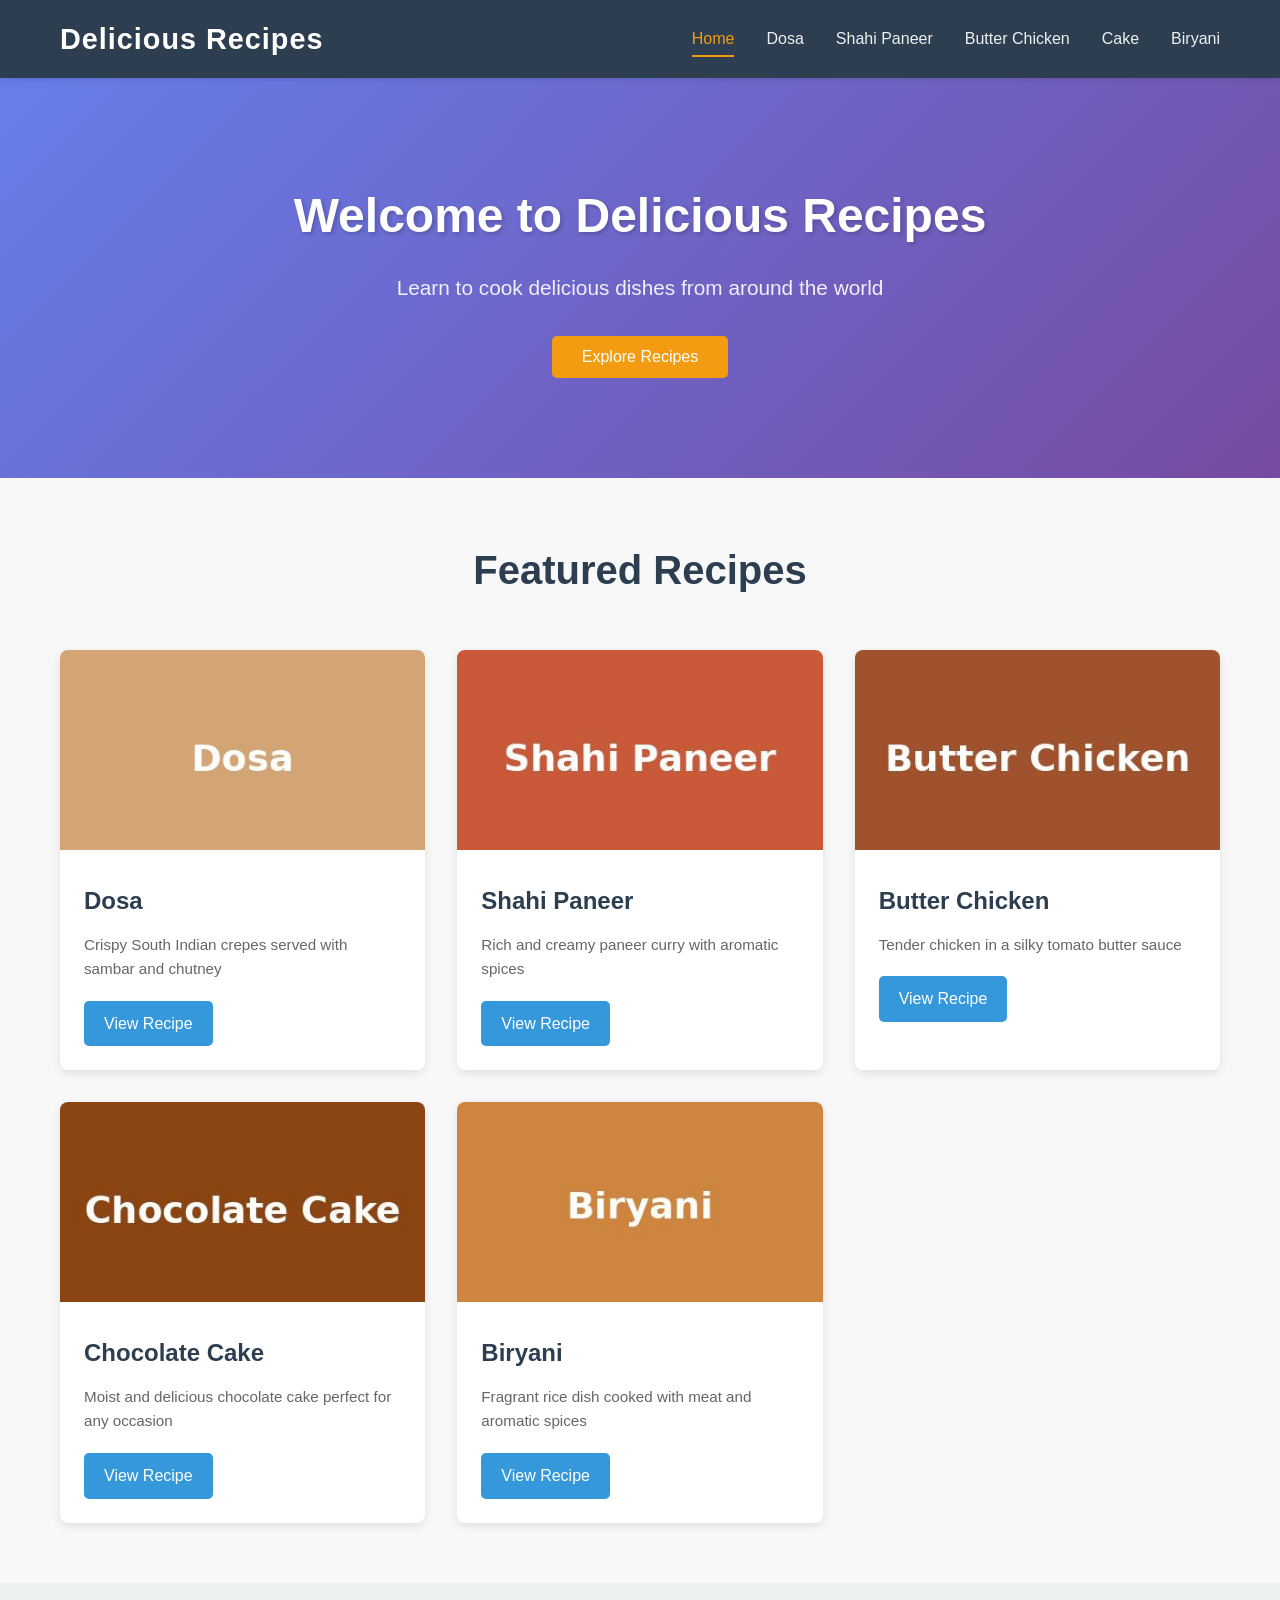
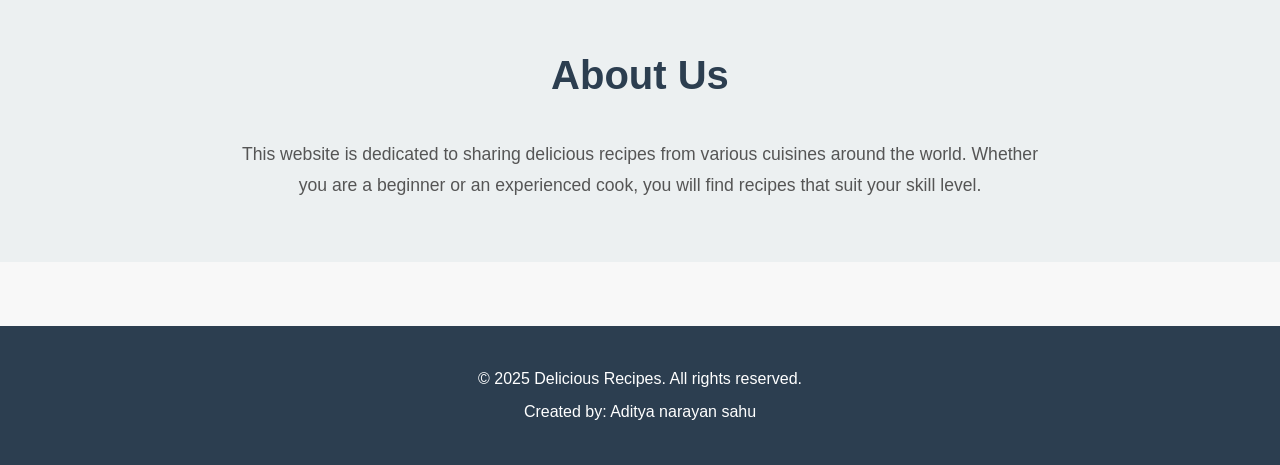
<file: index.html>
<!DOCTYPE html>
<html lang="en">
<head>
    <meta charset="UTF-8">
    <meta name="viewport" content="width=device-width, initial-scale=1.0">
    <title>Delicious Recipes - Cook Like a Pro</title>
    <link rel="stylesheet" href="css/styles.css">
</head>
<body>
    <!-- Navigation Bar -->
    <nav class="navbar">
        <div class="nav-container">
            <div class="logo">Delicious Recipes</div>
            <ul class="nav-links">
                <li><a href="index.html" class="active">Home</a></li>
                <li><a href="dosa.html">Dosa</a></li>
                <li><a href="shahi-paneer.html">Shahi Paneer</a></li>
                <li><a href="butter-chicken.html">Butter Chicken</a></li>
                <li><a href="cake.html">Cake</a></li>
                <li><a href="biryani.html">Biryani</a></li>
            </ul>
        </div>
    </nav>

    <!-- Hero Section -->
    <header class="hero">
        <div class="hero-content">
            <h1>Welcome to Delicious Recipes</h1>
            <p>Learn to cook delicious dishes from around the world</p>
            <button class="cta-button">Explore Recipes</button>
        </div>
    </header>

    <!-- Featured Recipes Section -->
    <section class="featured-recipes">
        <h2>Featured Recipes</h2>
        <div class="recipes-grid">
            <!-- Dosa Card -->
            <div class="recipe-card">
                <img src="images/dosa.jpg" alt="Dosa">
                <div class="card-content">
                    <h3>Dosa</h3>
                    <p>Crispy South Indian crepes served with sambar and chutney</p>
                    <a href="dosa.html" class="btn-view">View Recipe</a>
                </div>
            </div>

            <!-- Shahi Paneer Card -->
            <div class="recipe-card">
                <img src="images/shahi-paneer.jpg" alt="Shahi Paneer">
                <div class="card-content">
                    <h3>Shahi Paneer</h3>
                    <p>Rich and creamy paneer curry with aromatic spices</p>
                    <a href="shahi-paneer.html" class="btn-view">View Recipe</a>
                </div>
            </div>

            <!-- Butter Chicken Card -->
            <div class="recipe-card">
                <img src="images/butter-chicken.jpg" alt="Butter Chicken">
                <div class="card-content">
                    <h3>Butter Chicken</h3>
                    <p>Tender chicken in a silky tomato butter sauce</p>
                    <a href="butter-chicken.html" class="btn-view">View Recipe</a>
                </div>
            </div>

            <!-- Cake Card -->
            <div class="recipe-card">
                <img src="images/cake.jpg" alt="Cake">
                <div class="card-content">
                    <h3>Chocolate Cake</h3>
                    <p>Moist and delicious chocolate cake perfect for any occasion</p>
                    <a href="cake.html" class="btn-view">View Recipe</a>
                </div>
            </div>

            <!-- Biryani Card -->
            <div class="recipe-card">
                <img src="images/biryani.jpg" alt="Biryani">
                <div class="card-content">
                    <h3>Biryani</h3>
                    <p>Fragrant rice dish cooked with meat and aromatic spices</p>
                    <a href="biryani.html" class="btn-view">View Recipe</a>
                </div>
            </div>
        </div>
    </section>

    <!-- About Section -->
    <section class="about">
        <h2>About Us</h2>
        <p>This website is dedicated to sharing delicious recipes from various cuisines around the world. 
        Whether you are a beginner or an experienced cook, you will find recipes that suit your skill level.</p>
    </section>

    <!-- Footer -->
  <footer class="footer">
        <div class="footer-content">
            <p>&copy; 2025 Delicious Recipes. All rights reserved.</p>
            <p>Created by: Aditya narayan sahu</p>
        </div>
    </footer>
</body>
</html>
</file>
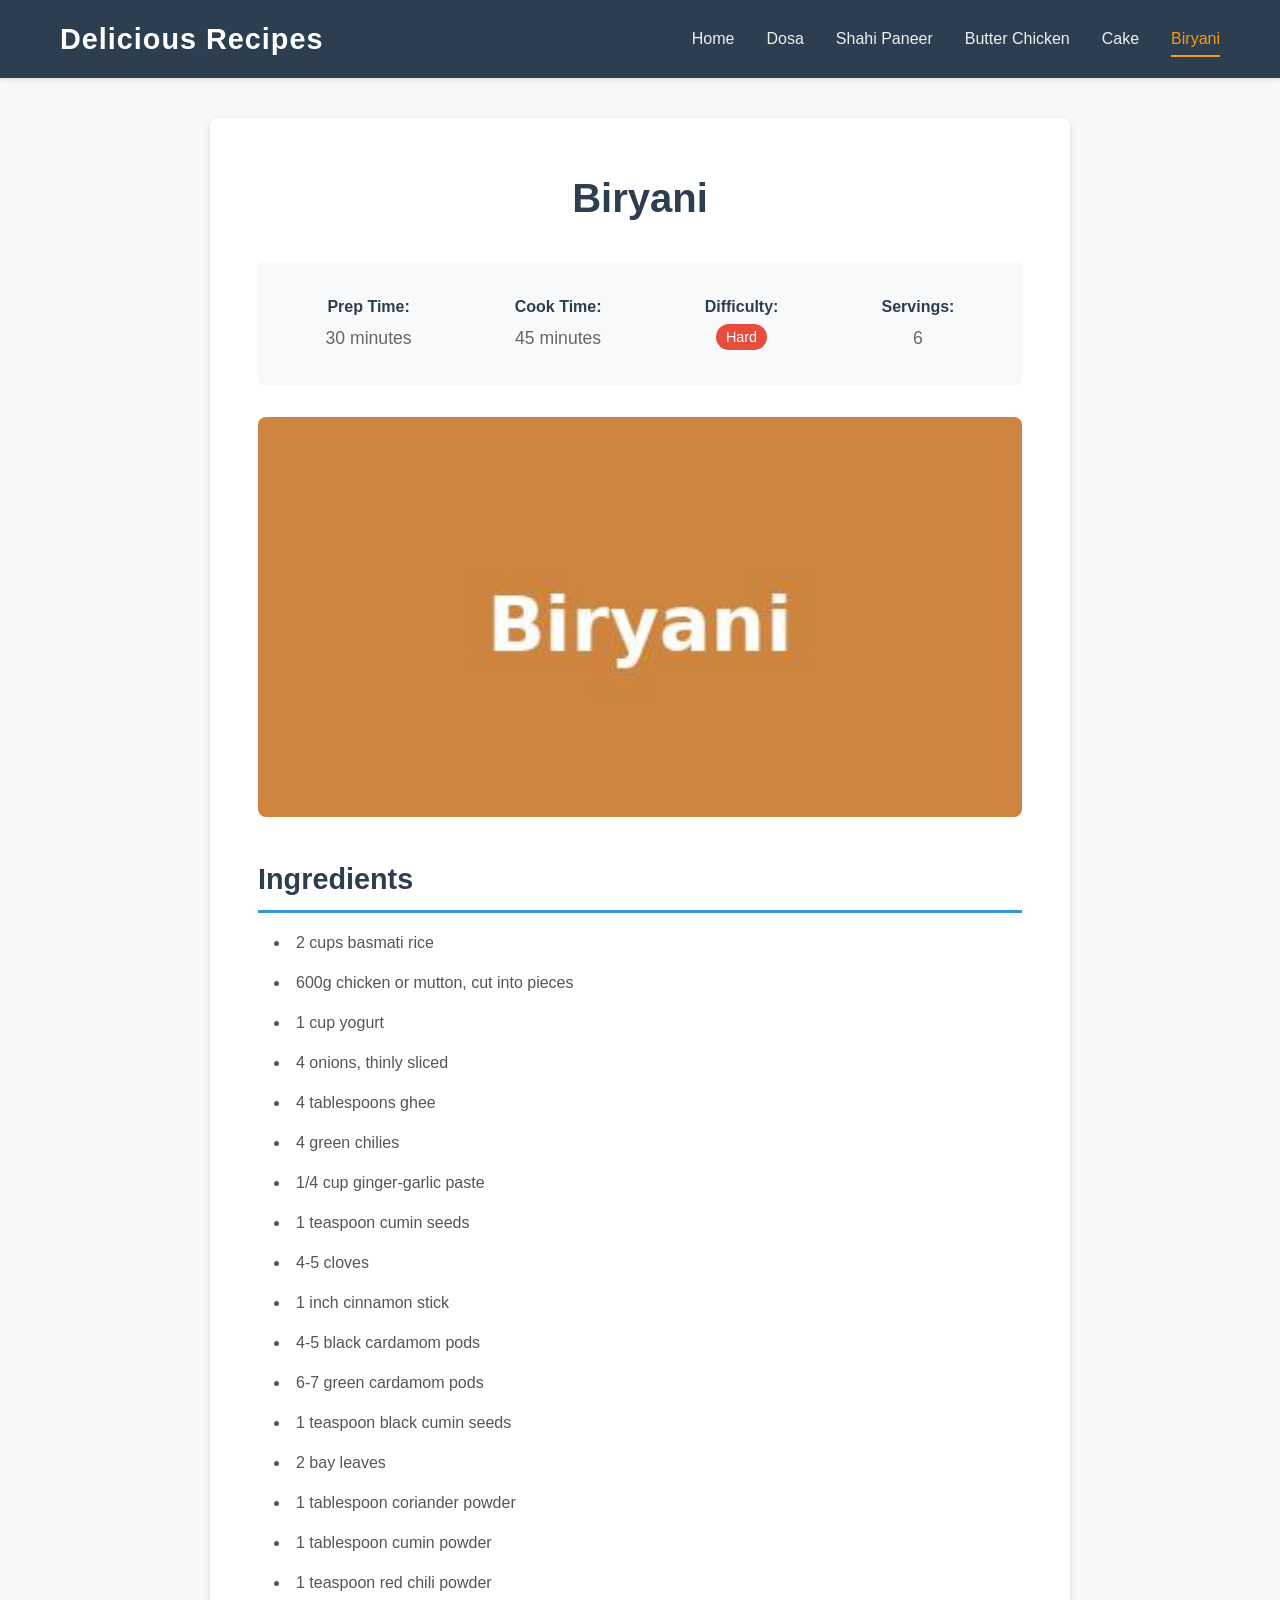
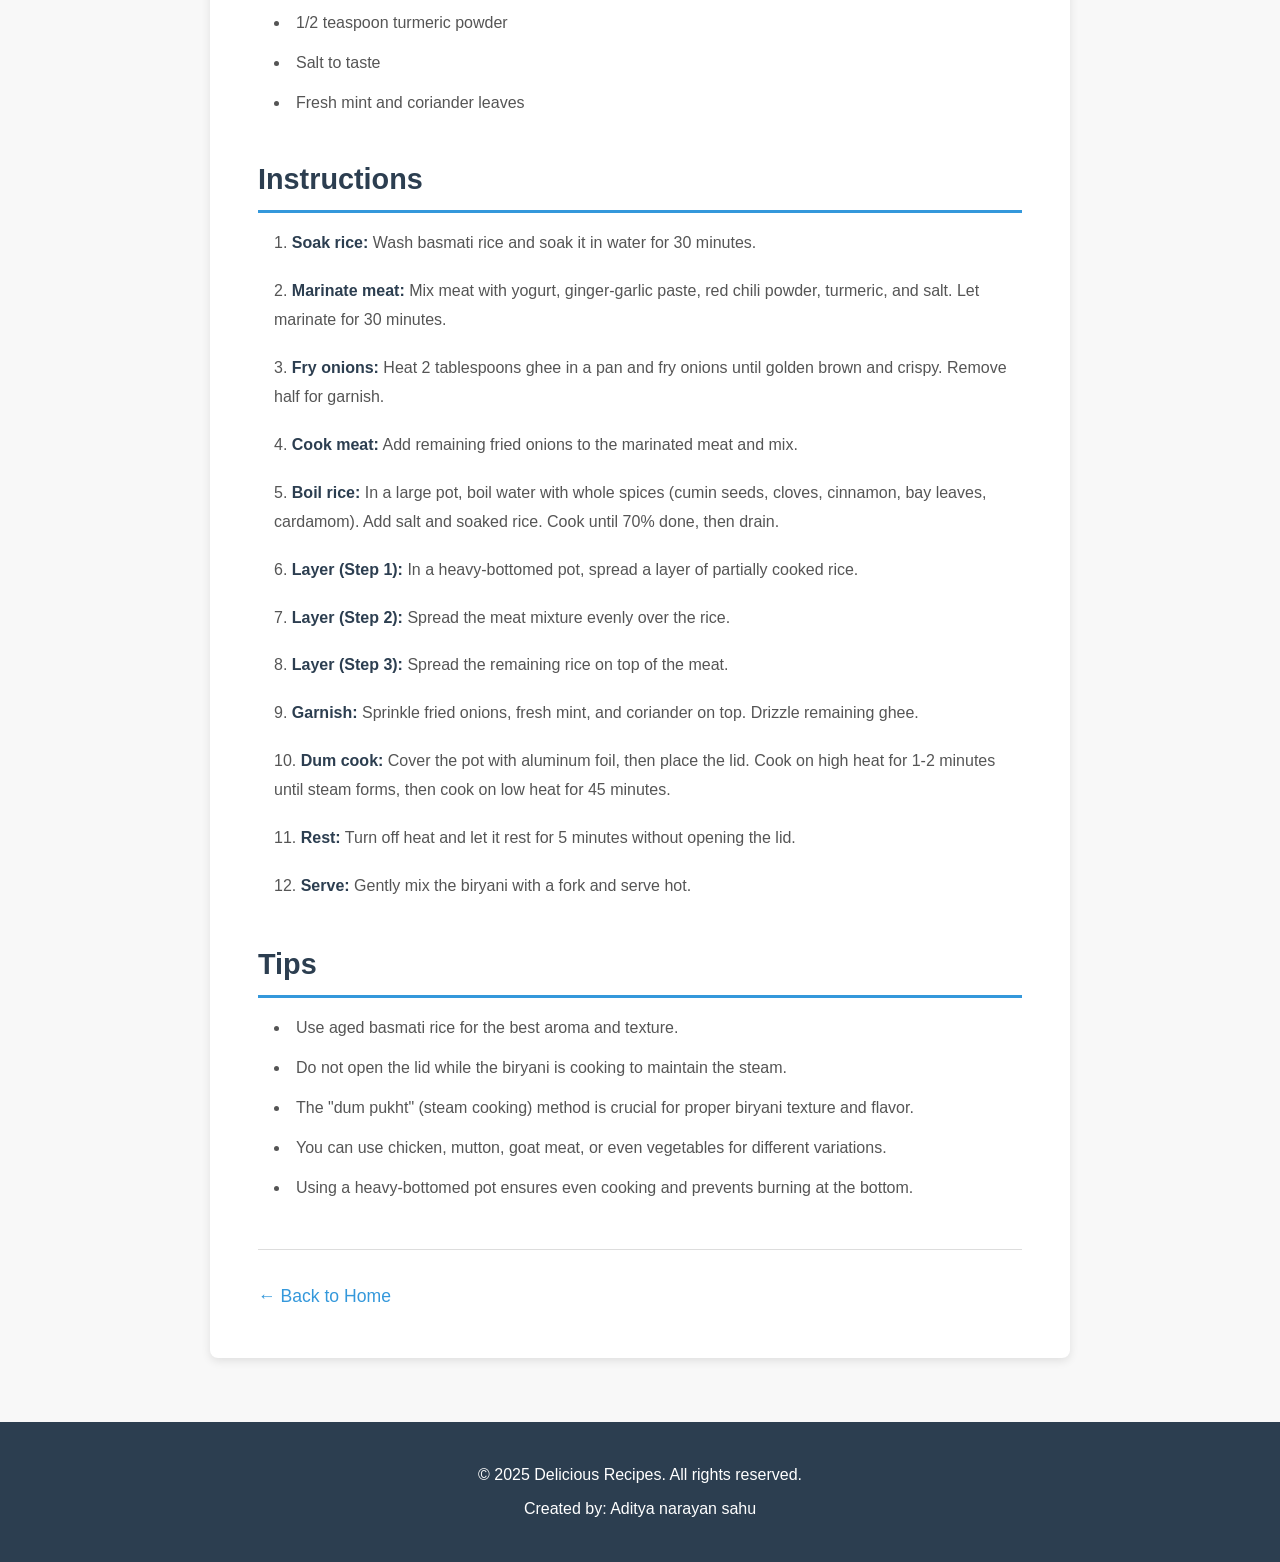
<file: biryani.html>
<!DOCTYPE html>
<html lang="en">
<head>
    <meta charset="UTF-8">
    <meta name="viewport" content="width=device-width, initial-scale=1.0">
    <title>Biryani Recipe - Delicious Recipes</title>
    <link rel="stylesheet" href="css/styles.css">
</head>
<body>
    <!-- Navigation Bar -->
    <nav class="navbar">
        <div class="nav-container">
            <div class="logo">Delicious Recipes</div>
            <ul class="nav-links">
                <li><a href="index.html">Home</a></li>
                <li><a href="dosa.html">Dosa</a></li>
                <li><a href="shahi-paneer.html">Shahi Paneer</a></li>
                <li><a href="butter-chicken.html">Butter Chicken</a></li>
                <li><a href="cake.html">Cake</a></li>
                <li><a href="biryani.html" class="active">Biryani</a></li>
            </ul>
        </div>
    </nav>

    <!-- Recipe Content -->
    <main class="recipe-container">
        <article class="recipe-page">
            <h1>Biryani</h1>

            <div class="recipe-info">
                <div class="info-item">
                    <span class="label">Prep Time:</span>
                    <span class="value">30 minutes</span>
                </div>
                <div class="info-item">
                    <span class="label">Cook Time:</span>
                    <span class="value">45 minutes</span>
                </div>
                <div class="info-item">
                    <span class="label">Difficulty:</span>
                    <span class="difficulty hard">Hard</span>
                </div>
                <div class="info-item">
                    <span class="label">Servings:</span>
                    <span class="value">6</span>
                </div>
            </div>

            <img src="images/biryani.jpg" alt="Biryani" class="recipe-image">

            <section class="recipe-section">
                <h2>Ingredients</h2>
                <ul class="ingredients-list">
                    <li>2 cups basmati rice</li>
                    <li>600g chicken or mutton, cut into pieces</li>
                    <li>1 cup yogurt</li>
                    <li>4 onions, thinly sliced</li>
                    <li>4 tablespoons ghee</li>
                    <li>4 green chilies</li>
                    <li>1/4 cup ginger-garlic paste</li>
                    <li>1 teaspoon cumin seeds</li>
                    <li>4-5 cloves</li>
                    <li>1 inch cinnamon stick</li>
                    <li>4-5 black cardamom pods</li>
                    <li>6-7 green cardamom pods</li>
                    <li>1 teaspoon black cumin seeds</li>
                    <li>2 bay leaves</li>
                    <li>1 tablespoon coriander powder</li>
                    <li>1 tablespoon cumin powder</li>
                    <li>1 teaspoon red chili powder</li>
                    <li>1/2 teaspoon turmeric powder</li>
                    <li>Salt to taste</li>
                    <li>Fresh mint and coriander leaves</li>
                </ul>
            </section>

            <section class="recipe-section">
                <h2>Instructions</h2>
                <ol class="instructions-list">
                    <li>
                        <strong>Soak rice:</strong> Wash basmati rice and soak it in water for 30 minutes.
                    </li>
                    <li>
                        <strong>Marinate meat:</strong> Mix meat with yogurt, ginger-garlic paste, red chili powder, turmeric, and salt. Let marinate for 30 minutes.
                    </li>
                    <li>
                        <strong>Fry onions:</strong> Heat 2 tablespoons ghee in a pan and fry onions until golden brown and crispy. Remove half for garnish.
                    </li>
                    <li>
                        <strong>Cook meat:</strong> Add remaining fried onions to the marinated meat and mix.
                    </li>
                    <li>
                        <strong>Boil rice:</strong> In a large pot, boil water with whole spices (cumin seeds, cloves, cinnamon, bay leaves, cardamom). Add salt and soaked rice. Cook until 70% done, then drain.
                    </li>
                    <li>
                        <strong>Layer (Step 1):</strong> In a heavy-bottomed pot, spread a layer of partially cooked rice.
                    </li>
                    <li>
                        <strong>Layer (Step 2):</strong> Spread the meat mixture evenly over the rice.
                    </li>
                    <li>
                        <strong>Layer (Step 3):</strong> Spread the remaining rice on top of the meat.
                    </li>
                    <li>
                        <strong>Garnish:</strong> Sprinkle fried onions, fresh mint, and coriander on top. Drizzle remaining ghee.
                    </li>
                    <li>
                        <strong>Dum cook:</strong> Cover the pot with aluminum foil, then place the lid. Cook on high heat for 1-2 minutes until steam forms, then cook on low heat for 45 minutes.
                    </li>
                    <li>
                        <strong>Rest:</strong> Turn off heat and let it rest for 5 minutes without opening the lid.
                    </li>
                    <li>
                        <strong>Serve:</strong> Gently mix the biryani with a fork and serve hot.
                    </li>
                </ol>
            </section>

            <section class="recipe-section">
                <h2>Tips</h2>
                <ul class="tips-list">
                    <li>Use aged basmati rice for the best aroma and texture.</li>
                    <li>Do not open the lid while the biryani is cooking to maintain the steam.</li>
                    <li>The "dum pukht" (steam cooking) method is crucial for proper biryani texture and flavor.</li>
                    <li>You can use chicken, mutton, goat meat, or even vegetables for different variations.</li>
                    <li>Using a heavy-bottomed pot ensures even cooking and prevents burning at the bottom.</li>
                </ul>
            </section>

            <div class="back-link">
                <a href="index.html">← Back to Home</a>
            </div>
        </article>
    </main>

    <!-- Footer -->
 <footer class="footer">
        <div class="footer-content">
            <p>&copy; 2025 Delicious Recipes. All rights reserved.</p>
            <p>Created by: Aditya narayan sahu</p>
        </div>
    </footer>
</body>
</html>
</file>
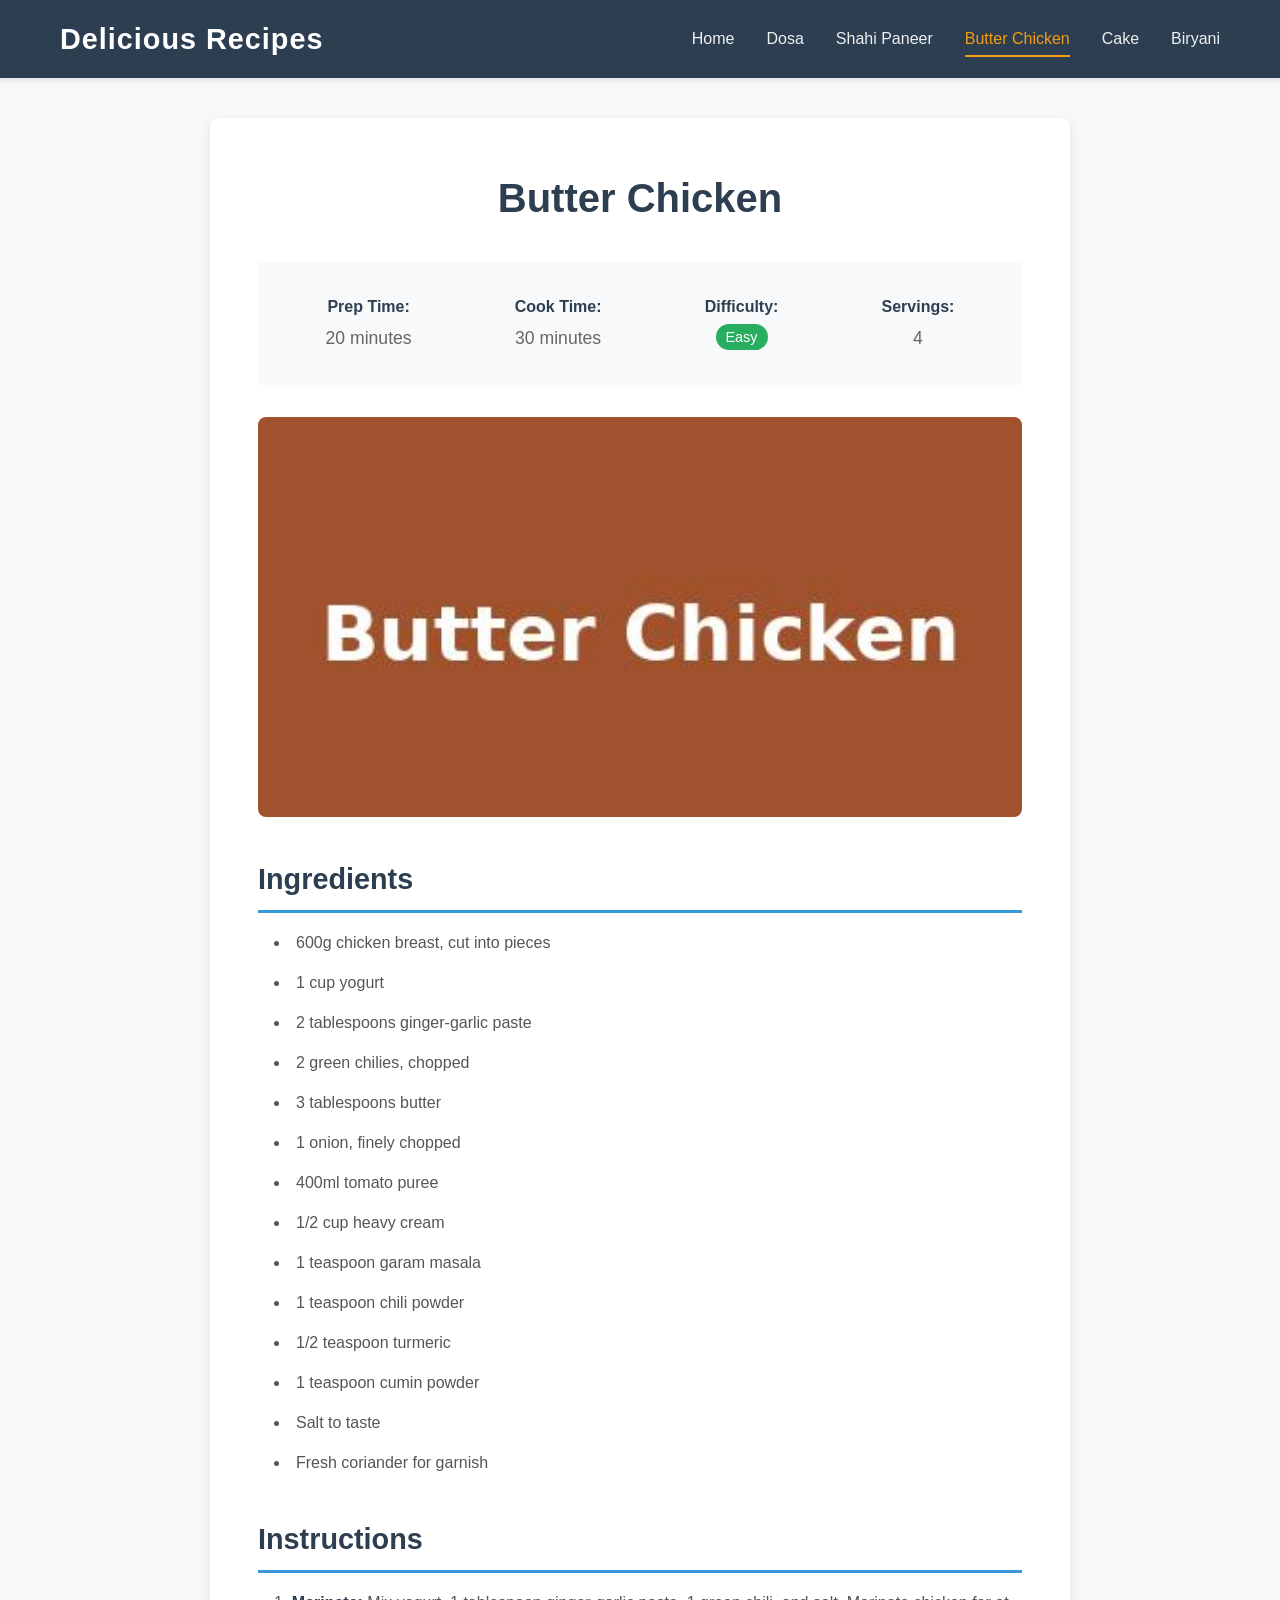
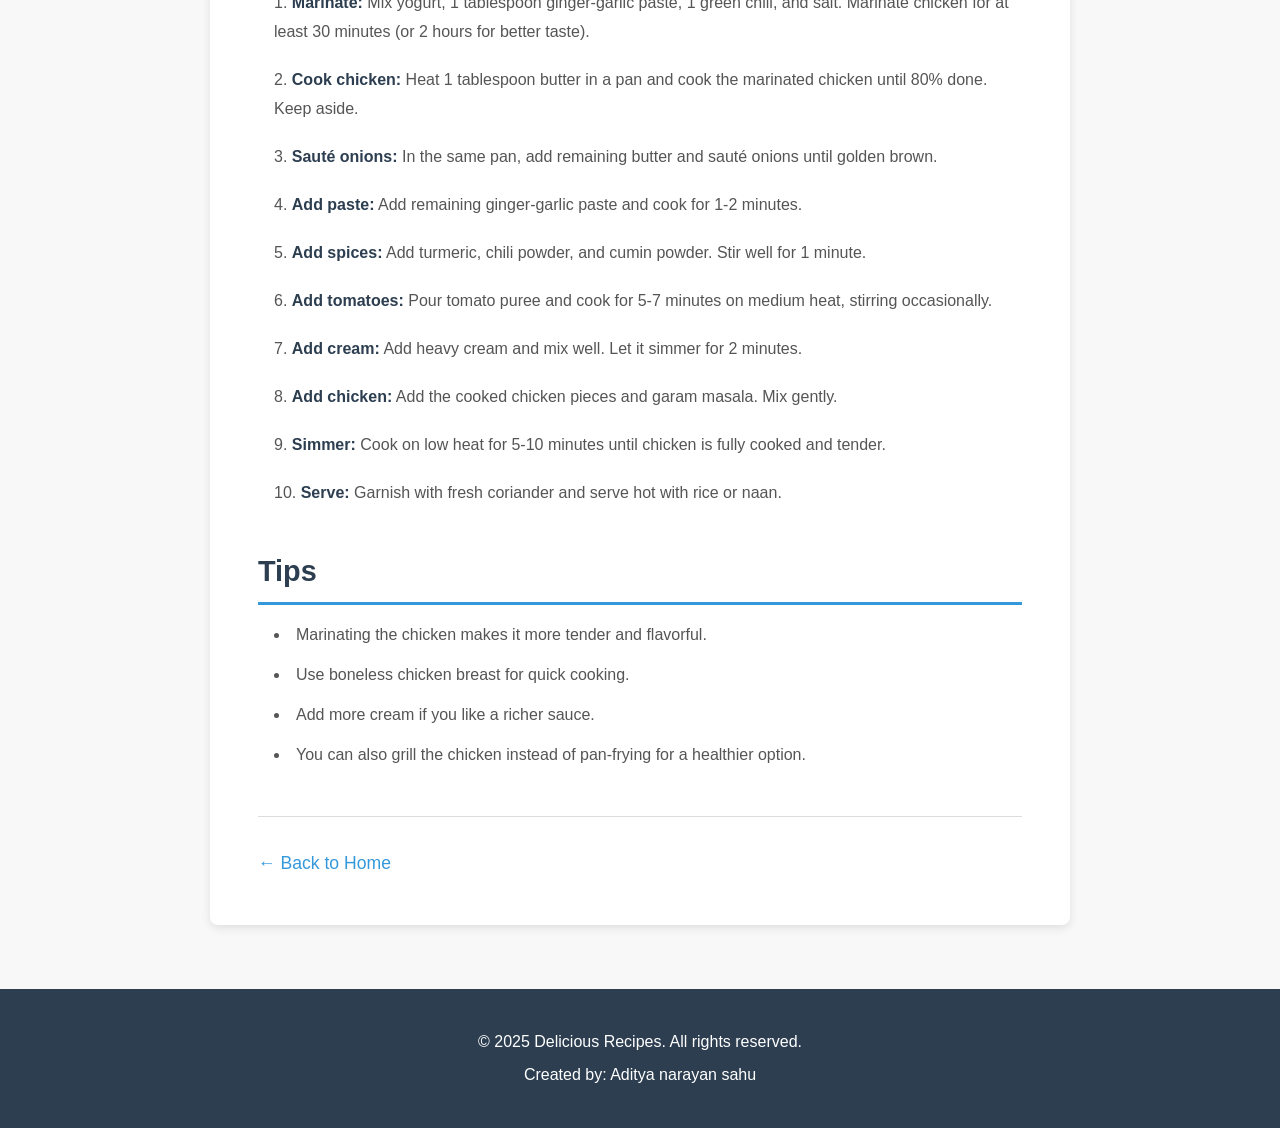
<file: butter-chicken.html>
<!DOCTYPE html>
<html lang="en">
<head>
    <meta charset="UTF-8">
    <meta name="viewport" content="width=device-width, initial-scale=1.0">
    <title>Butter Chicken Recipe - Delicious Recipes</title>
    <link rel="stylesheet" href="css/styles.css">
</head>
<body>
    <!-- Navigation Bar -->
    <nav class="navbar">
        <div class="nav-container">
            <div class="logo">Delicious Recipes</div>
            <ul class="nav-links">
                <li><a href="index.html">Home</a></li>
                <li><a href="dosa.html">Dosa</a></li>
                <li><a href="shahi-paneer.html">Shahi Paneer</a></li>
                <li><a href="butter-chicken.html" class="active">Butter Chicken</a></li>
                <li><a href="cake.html">Cake</a></li>
                <li><a href="biryani.html">Biryani</a></li>
            </ul>
        </div>
    </nav>

    <!-- Recipe Content -->
    <main class="recipe-container">
        <article class="recipe-page">
            <h1>Butter Chicken</h1>

            <div class="recipe-info">
                <div class="info-item">
                    <span class="label">Prep Time:</span>
                    <span class="value">20 minutes</span>
                </div>
                <div class="info-item">
                    <span class="label">Cook Time:</span>
                    <span class="value">30 minutes</span>
                </div>
                <div class="info-item">
                    <span class="label">Difficulty:</span>
                    <span class="difficulty easy">Easy</span>
                </div>
                <div class="info-item">
                    <span class="label">Servings:</span>
                    <span class="value">4</span>
                </div>
            </div>

            <img src="images/butter-chicken.jpg" alt="Butter Chicken" class="recipe-image">

            <section class="recipe-section">
                <h2>Ingredients</h2>
                <ul class="ingredients-list">
                    <li>600g chicken breast, cut into pieces</li>
                    <li>1 cup yogurt</li>
                    <li>2 tablespoons ginger-garlic paste</li>
                    <li>2 green chilies, chopped</li>
                    <li>3 tablespoons butter</li>
                    <li>1 onion, finely chopped</li>
                    <li>400ml tomato puree</li>
                    <li>1/2 cup heavy cream</li>
                    <li>1 teaspoon garam masala</li>
                    <li>1 teaspoon chili powder</li>
                    <li>1/2 teaspoon turmeric</li>
                    <li>1 teaspoon cumin powder</li>
                    <li>Salt to taste</li>
                    <li>Fresh coriander for garnish</li>
                </ul>
            </section>

            <section class="recipe-section">
                <h2>Instructions</h2>
                <ol class="instructions-list">
                    <li>
                        <strong>Marinate:</strong> Mix yogurt, 1 tablespoon ginger-garlic paste, 1 green chili, and salt. Marinate chicken for at least 30 minutes (or 2 hours for better taste).
                    </li>
                    <li>
                        <strong>Cook chicken:</strong> Heat 1 tablespoon butter in a pan and cook the marinated chicken until 80% done. Keep aside.
                    </li>
                    <li>
                        <strong>Sauté onions:</strong> In the same pan, add remaining butter and sauté onions until golden brown.
                    </li>
                    <li>
                        <strong>Add paste:</strong> Add remaining ginger-garlic paste and cook for 1-2 minutes.
                    </li>
                    <li>
                        <strong>Add spices:</strong> Add turmeric, chili powder, and cumin powder. Stir well for 1 minute.
                    </li>
                    <li>
                        <strong>Add tomatoes:</strong> Pour tomato puree and cook for 5-7 minutes on medium heat, stirring occasionally.
                    </li>
                    <li>
                        <strong>Add cream:</strong> Add heavy cream and mix well. Let it simmer for 2 minutes.
                    </li>
                    <li>
                        <strong>Add chicken:</strong> Add the cooked chicken pieces and garam masala. Mix gently.
                    </li>
                    <li>
                        <strong>Simmer:</strong> Cook on low heat for 5-10 minutes until chicken is fully cooked and tender.
                    </li>
                    <li>
                        <strong>Serve:</strong> Garnish with fresh coriander and serve hot with rice or naan.
                    </li>
                </ol>
            </section>

            <section class="recipe-section">
                <h2>Tips</h2>
                <ul class="tips-list">
                    <li>Marinating the chicken makes it more tender and flavorful.</li>
                    <li>Use boneless chicken breast for quick cooking.</li>
                    <li>Add more cream if you like a richer sauce.</li>
                    <li>You can also grill the chicken instead of pan-frying for a healthier option.</li>
                </ul>
            </section>

            <div class="back-link">
                <a href="index.html">← Back to Home</a>
            </div>
        </article>
    </main>

    <!-- Footer -->
   <footer class="footer">
        <div class="footer-content">
            <p>&copy; 2025 Delicious Recipes. All rights reserved.</p>
            <p>Created by: Aditya narayan sahu</p>
        </div>
    </footer>
</body>
</html>
</file>
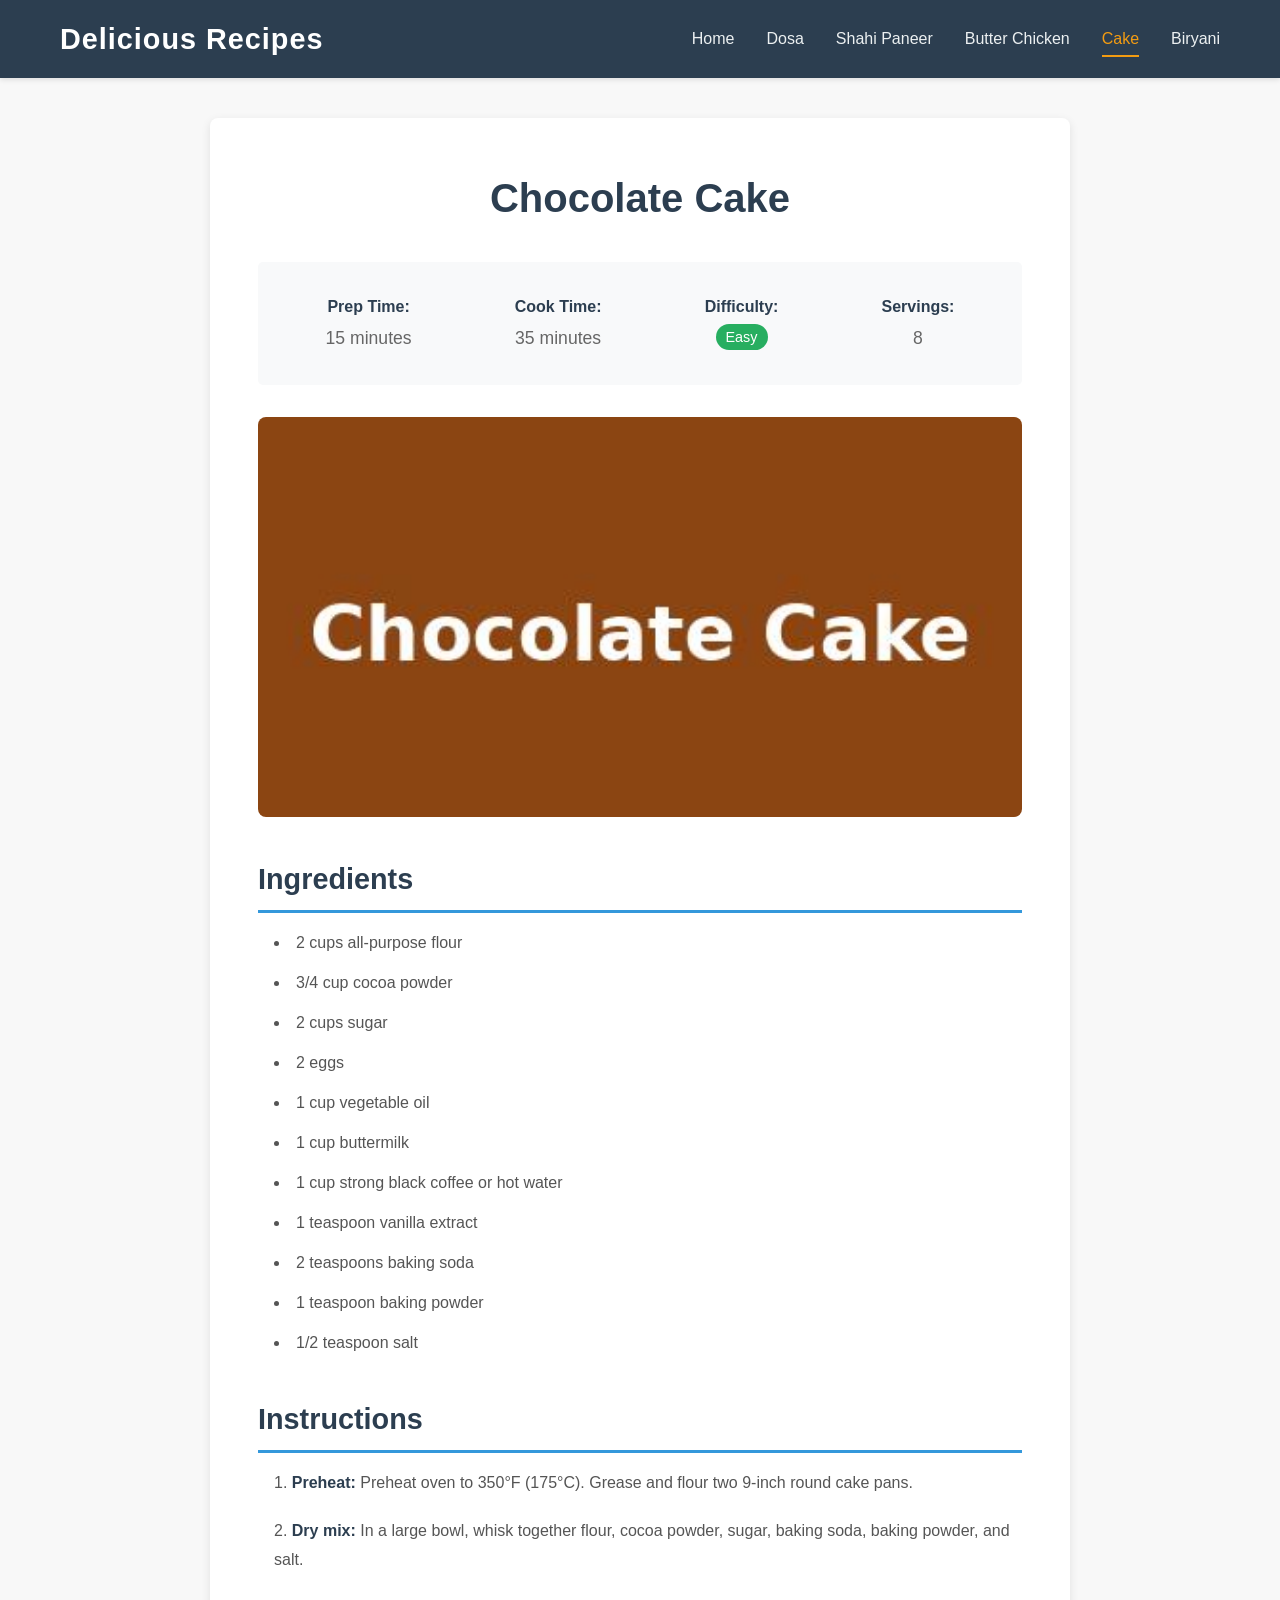
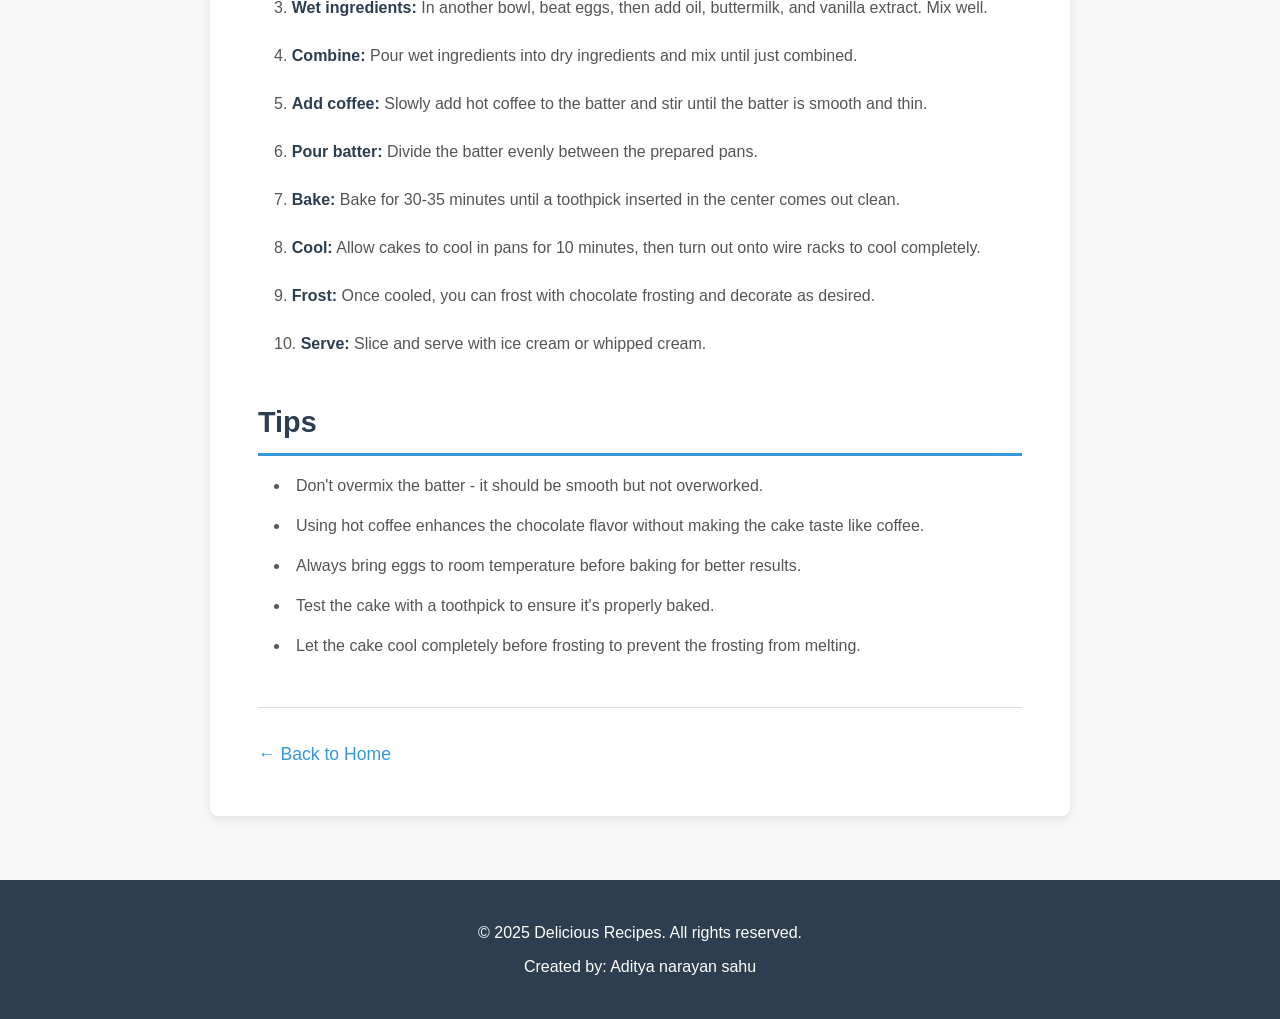
<file: cake.html>
<!DOCTYPE html>
<html lang="en">
<head>
    <meta charset="UTF-8">
    <meta name="viewport" content="width=device-width, initial-scale=1.0">
    <title>Chocolate Cake Recipe - Delicious Recipes</title>
    <link rel="stylesheet" href="css/styles.css">
</head>
<body>
    <!-- Navigation Bar -->
    <nav class="navbar">
        <div class="nav-container">
            <div class="logo">Delicious Recipes</div>
            <ul class="nav-links">
                <li><a href="index.html">Home</a></li>
                <li><a href="dosa.html">Dosa</a></li>
                <li><a href="shahi-paneer.html">Shahi Paneer</a></li>
                <li><a href="butter-chicken.html">Butter Chicken</a></li>
                <li><a href="cake.html" class="active">Cake</a></li>
                <li><a href="biryani.html">Biryani</a></li>
            </ul>
        </div>
    </nav>

    <!-- Recipe Content -->
    <main class="recipe-container">
        <article class="recipe-page">
            <h1>Chocolate Cake</h1>

            <div class="recipe-info">
                <div class="info-item">
                    <span class="label">Prep Time:</span>
                    <span class="value">15 minutes</span>
                </div>
                <div class="info-item">
                    <span class="label">Cook Time:</span>
                    <span class="value">35 minutes</span>
                </div>
                <div class="info-item">
                    <span class="label">Difficulty:</span>
                    <span class="difficulty easy">Easy</span>
                </div>
                <div class="info-item">
                    <span class="label">Servings:</span>
                    <span class="value">8</span>
                </div>
            </div>

            <img src="images/cake.jpg" alt="Chocolate Cake" class="recipe-image">

            <section class="recipe-section">
                <h2>Ingredients</h2>
                <ul class="ingredients-list">
                    <li>2 cups all-purpose flour</li>
                    <li>3/4 cup cocoa powder</li>
                    <li>2 cups sugar</li>
                    <li>2 eggs</li>
                    <li>1 cup vegetable oil</li>
                    <li>1 cup buttermilk</li>
                    <li>1 cup strong black coffee or hot water</li>
                    <li>1 teaspoon vanilla extract</li>
                    <li>2 teaspoons baking soda</li>
                    <li>1 teaspoon baking powder</li>
                    <li>1/2 teaspoon salt</li>
                </ul>
            </section>

            <section class="recipe-section">
                <h2>Instructions</h2>
                <ol class="instructions-list">
                    <li>
                        <strong>Preheat:</strong> Preheat oven to 350°F (175°C). Grease and flour two 9-inch round cake pans.
                    </li>
                    <li>
                        <strong>Dry mix:</strong> In a large bowl, whisk together flour, cocoa powder, sugar, baking soda, baking powder, and salt.
                    </li>
                    <li>
                        <strong>Wet ingredients:</strong> In another bowl, beat eggs, then add oil, buttermilk, and vanilla extract. Mix well.
                    </li>
                    <li>
                        <strong>Combine:</strong> Pour wet ingredients into dry ingredients and mix until just combined.
                    </li>
                    <li>
                        <strong>Add coffee:</strong> Slowly add hot coffee to the batter and stir until the batter is smooth and thin.
                    </li>
                    <li>
                        <strong>Pour batter:</strong> Divide the batter evenly between the prepared pans.
                    </li>
                    <li>
                        <strong>Bake:</strong> Bake for 30-35 minutes until a toothpick inserted in the center comes out clean.
                    </li>
                    <li>
                        <strong>Cool:</strong> Allow cakes to cool in pans for 10 minutes, then turn out onto wire racks to cool completely.
                    </li>
                    <li>
                        <strong>Frost:</strong> Once cooled, you can frost with chocolate frosting and decorate as desired.
                    </li>
                    <li>
                        <strong>Serve:</strong> Slice and serve with ice cream or whipped cream.
                    </li>
                </ol>
            </section>

            <section class="recipe-section">
                <h2>Tips</h2>
                <ul class="tips-list">
                    <li>Don't overmix the batter - it should be smooth but not overworked.</li>
                    <li>Using hot coffee enhances the chocolate flavor without making the cake taste like coffee.</li>
                    <li>Always bring eggs to room temperature before baking for better results.</li>
                    <li>Test the cake with a toothpick to ensure it's properly baked.</li>
                    <li>Let the cake cool completely before frosting to prevent the frosting from melting.</li>
                </ul>
            </section>

            <div class="back-link">
                <a href="index.html">← Back to Home</a>
            </div>
        </article>
    </main>

    <!-- Footer -->
 <footer class="footer">
        <div class="footer-content">
            <p>&copy; 2025 Delicious Recipes. All rights reserved.</p>
            <p>Created by: Aditya narayan sahu</p>
        </div>
    </footer>
</body>
</html>
</file>
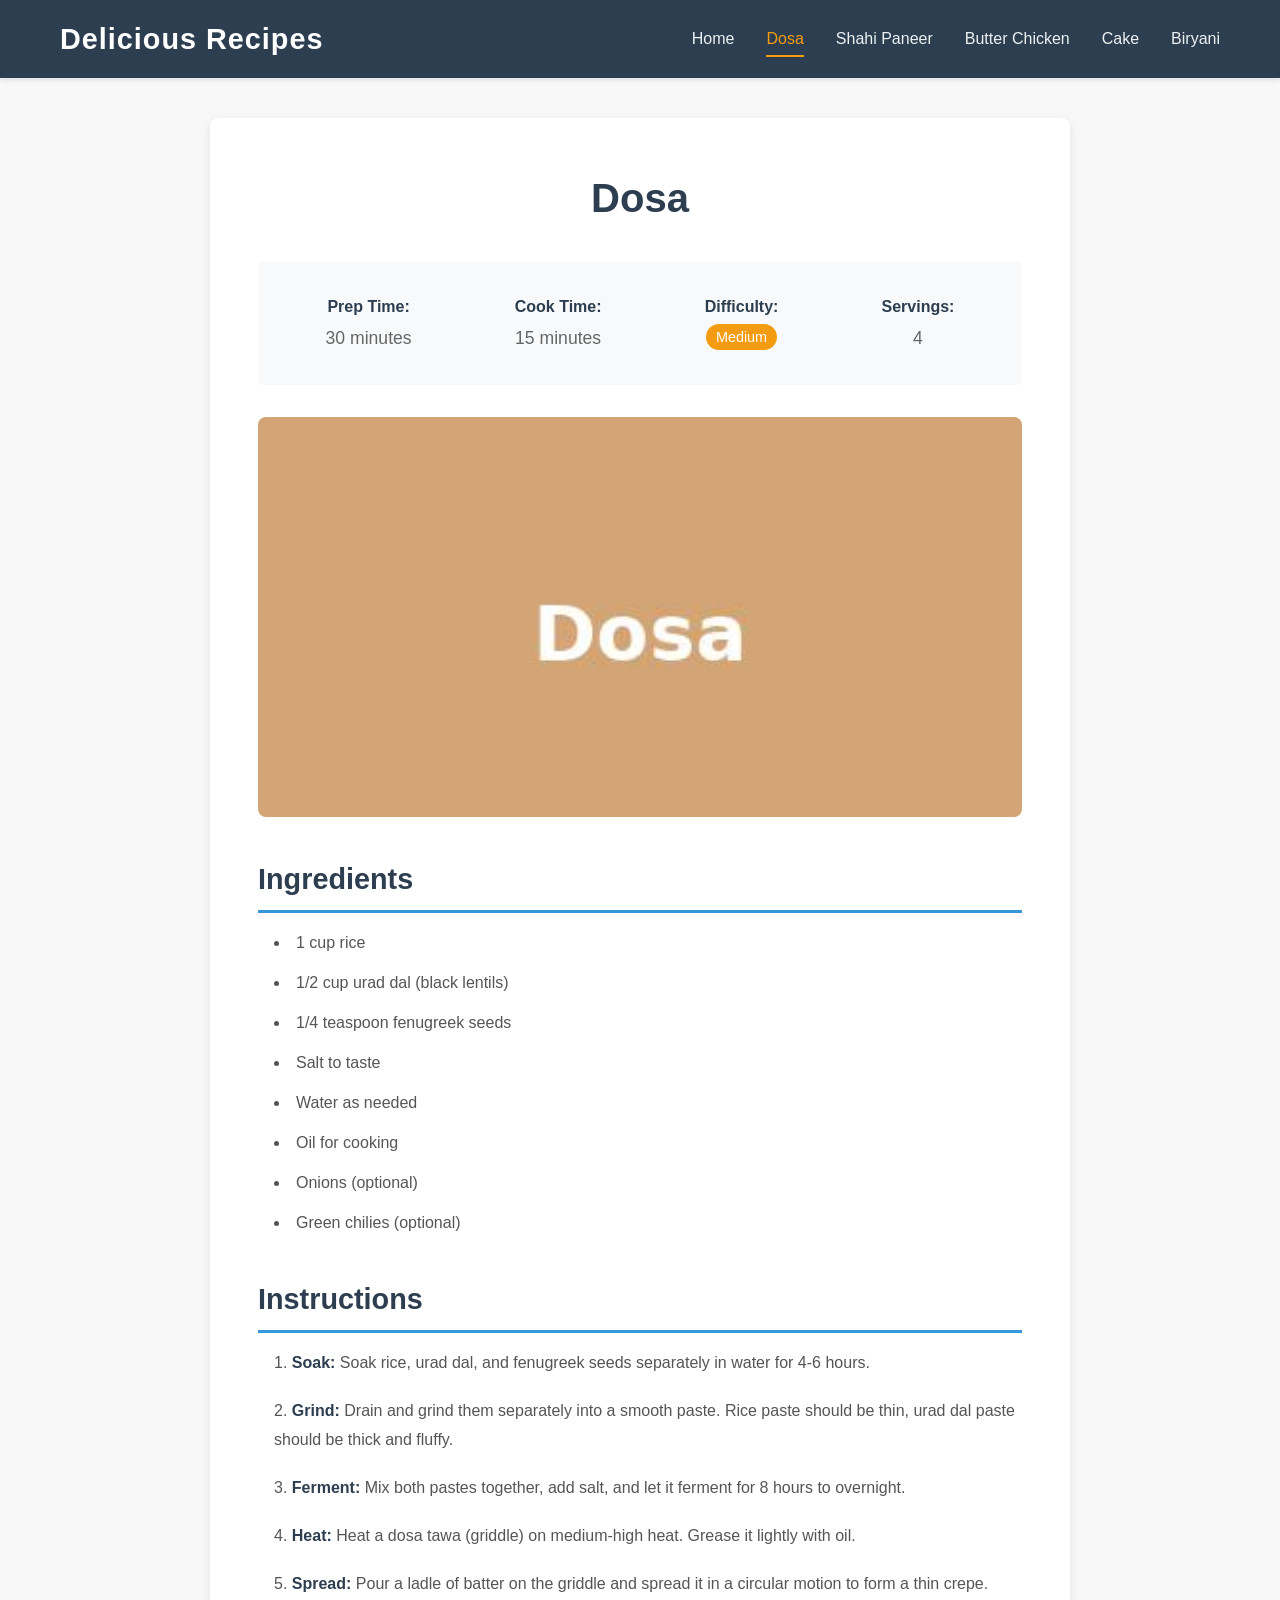
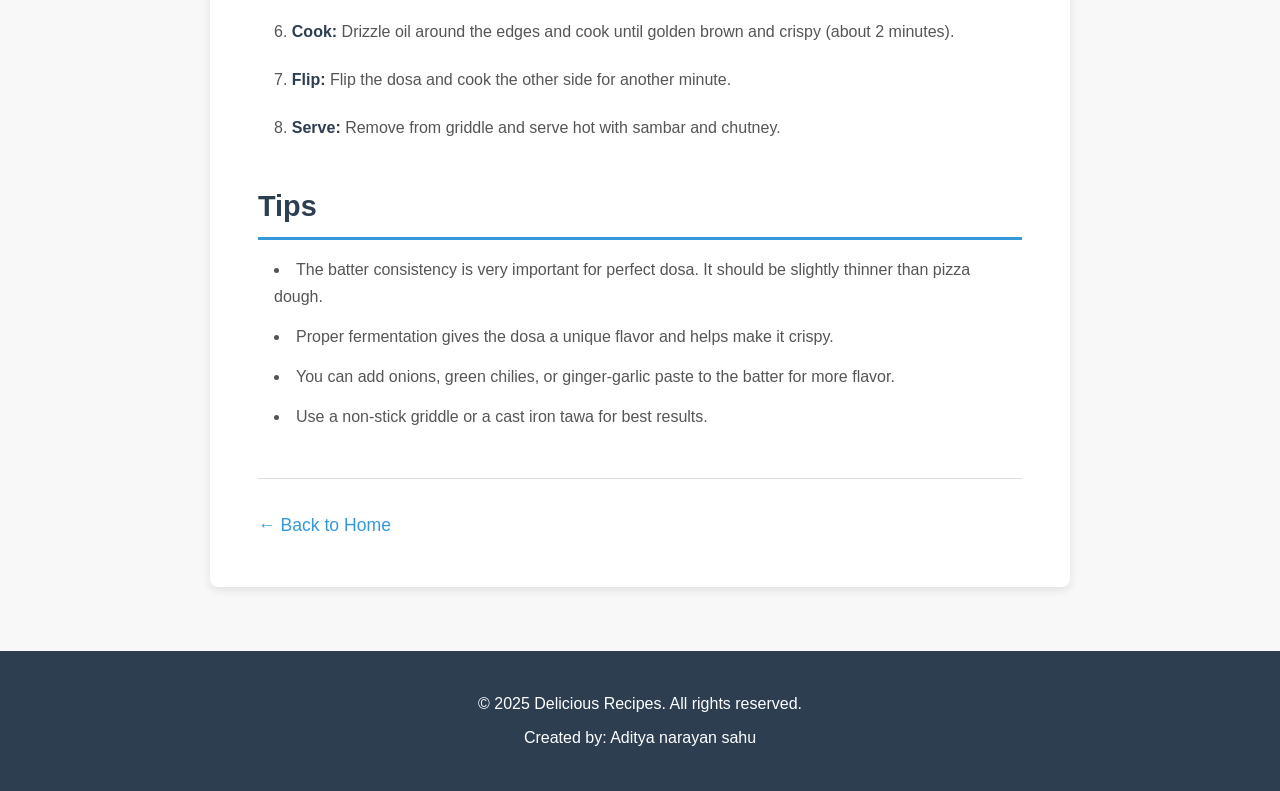
<file: dosa.html>
<!DOCTYPE html>
<html lang="en">
<head>
    <meta charset="UTF-8">
    <meta name="viewport" content="width=device-width, initial-scale=1.0">
    <title>Dosa Recipe - Delicious Recipes</title>
    <link rel="stylesheet" href="css/styles.css">
</head>
<body>
    <!-- Navigation Bar -->
    <nav class="navbar">
        <div class="nav-container">
            <div class="logo">Delicious Recipes</div>
            <ul class="nav-links">
                <li><a href="index.html">Home</a></li>
                <li><a href="dosa.html" class="active">Dosa</a></li>
                <li><a href="shahi-paneer.html">Shahi Paneer</a></li>
                <li><a href="butter-chicken.html">Butter Chicken</a></li>
                <li><a href="cake.html">Cake</a></li>
                <li><a href="biryani.html">Biryani</a></li>
            </ul>
        </div>
    </nav>

    <!-- Recipe Content -->
    <main class="recipe-container">
        <article class="recipe-page">
            <h1>Dosa</h1>

            <div class="recipe-info">
                <div class="info-item">
                    <span class="label">Prep Time:</span>
                    <span class="value">30 minutes</span>
                </div>
                <div class="info-item">
                    <span class="label">Cook Time:</span>
                    <span class="value">15 minutes</span>
                </div>
                <div class="info-item">
                    <span class="label">Difficulty:</span>
                    <span class="difficulty medium">Medium</span>
                </div>
                <div class="info-item">
                    <span class="label">Servings:</span>
                    <span class="value">4</span>
                </div>
            </div>

            <img src="images/dosa.jpg" alt="Dosa" class="recipe-image">

            <section class="recipe-section">
                <h2>Ingredients</h2>
                <ul class="ingredients-list">
                    <li>1 cup rice</li>
                    <li>1/2 cup urad dal (black lentils)</li>
                    <li>1/4 teaspoon fenugreek seeds</li>
                    <li>Salt to taste</li>
                    <li>Water as needed</li>
                    <li>Oil for cooking</li>
                    <li>Onions (optional)</li>
                    <li>Green chilies (optional)</li>
                </ul>
            </section>

            <section class="recipe-section">
                <h2>Instructions</h2>
                <ol class="instructions-list">
                    <li>
                        <strong>Soak:</strong> Soak rice, urad dal, and fenugreek seeds separately in water for 4-6 hours.
                    </li>
                    <li>
                        <strong>Grind:</strong> Drain and grind them separately into a smooth paste. Rice paste should be thin, urad dal paste should be thick and fluffy.
                    </li>
                    <li>
                        <strong>Ferment:</strong> Mix both pastes together, add salt, and let it ferment for 8 hours to overnight.
                    </li>
                    <li>
                        <strong>Heat:</strong> Heat a dosa tawa (griddle) on medium-high heat. Grease it lightly with oil.
                    </li>
                    <li>
                        <strong>Spread:</strong> Pour a ladle of batter on the griddle and spread it in a circular motion to form a thin crepe.
                    </li>
                    <li>
                        <strong>Cook:</strong> Drizzle oil around the edges and cook until golden brown and crispy (about 2 minutes).
                    </li>
                    <li>
                        <strong>Flip:</strong> Flip the dosa and cook the other side for another minute.
                    </li>
                    <li>
                        <strong>Serve:</strong> Remove from griddle and serve hot with sambar and chutney.
                    </li>
                </ol>
            </section>

            <section class="recipe-section">
                <h2>Tips</h2>
                <ul class="tips-list">
                    <li>The batter consistency is very important for perfect dosa. It should be slightly thinner than pizza dough.</li>
                    <li>Proper fermentation gives the dosa a unique flavor and helps make it crispy.</li>
                    <li>You can add onions, green chilies, or ginger-garlic paste to the batter for more flavor.</li>
                    <li>Use a non-stick griddle or a cast iron tawa for best results.</li>
                </ul>
            </section>

            <div class="back-link">
                <a href="index.html">← Back to Home</a>
            </div>
        </article>
    </main>

    <!-- Footer -->
 <footer class="footer">
        <div class="footer-content">
            <p>&copy; 2025 Delicious Recipes. All rights reserved.</p>
            <p>Created by: Aditya narayan sahu</p>
        </div>
    </footer>
</body>
</html>
</file>
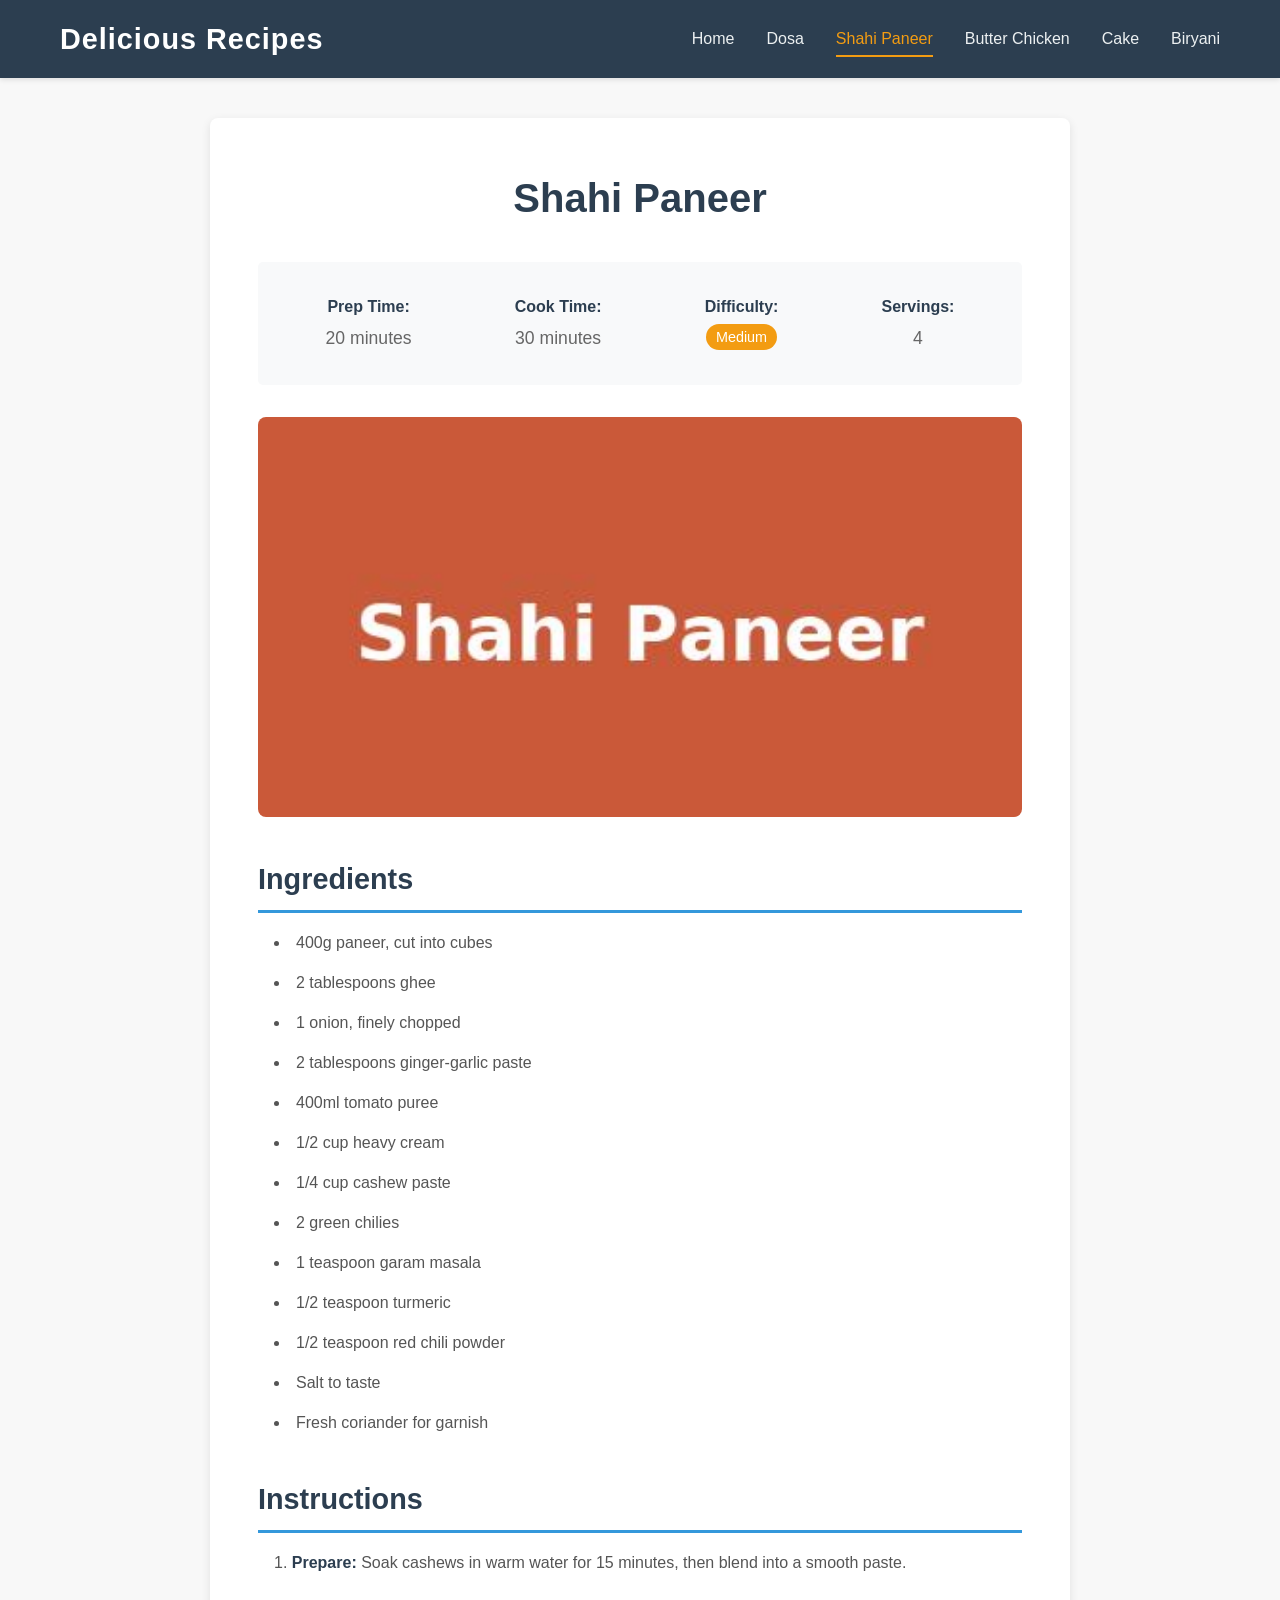
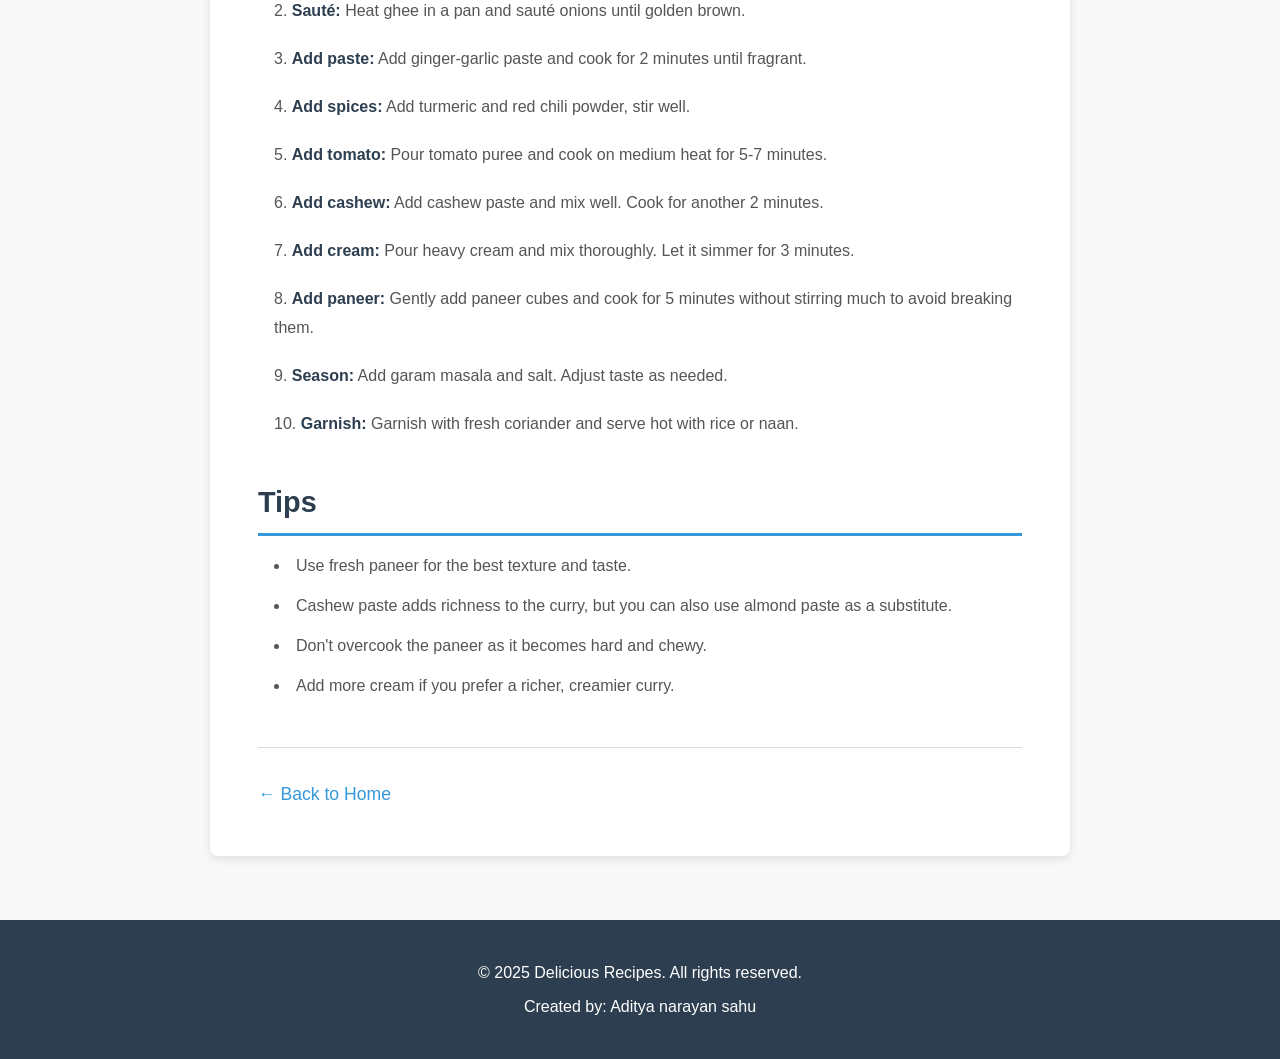
<file: shahi-paneer.html>
<!DOCTYPE html>
<html lang="en">
<head>
    <meta charset="UTF-8">
    <meta name="viewport" content="width=device-width, initial-scale=1.0">
    <title>Shahi Paneer Recipe - Delicious Recipes</title>
    <link rel="stylesheet" href="css/styles.css">
</head>
<body>
    <!-- Navigation Bar -->
    <nav class="navbar">
        <div class="nav-container">
            <div class="logo">Delicious Recipes</div>
            <ul class="nav-links">
                <li><a href="index.html">Home</a></li>
                <li><a href="dosa.html">Dosa</a></li>
                <li><a href="shahi-paneer.html" class="active">Shahi Paneer</a></li>
                <li><a href="butter-chicken.html">Butter Chicken</a></li>
                <li><a href="cake.html">Cake</a></li>
                <li><a href="biryani.html">Biryani</a></li>
            </ul>
        </div>
    </nav>

    <!-- Recipe Content -->
    <main class="recipe-container">
        <article class="recipe-page">
            <h1>Shahi Paneer</h1>

            <div class="recipe-info">
                <div class="info-item">
                    <span class="label">Prep Time:</span>
                    <span class="value">20 minutes</span>
                </div>
                <div class="info-item">
                    <span class="label">Cook Time:</span>
                    <span class="value">30 minutes</span>
                </div>
                <div class="info-item">
                    <span class="label">Difficulty:</span>
                    <span class="difficulty medium">Medium</span>
                </div>
                <div class="info-item">
                    <span class="label">Servings:</span>
                    <span class="value">4</span>
                </div>
            </div>

            <img src="images/shahi-paneer.jpg" alt="Shahi Paneer" class="recipe-image">

            <section class="recipe-section">
                <h2>Ingredients</h2>
                <ul class="ingredients-list">
                    <li>400g paneer, cut into cubes</li>
                    <li>2 tablespoons ghee</li>
                    <li>1 onion, finely chopped</li>
                    <li>2 tablespoons ginger-garlic paste</li>
                    <li>400ml tomato puree</li>
                    <li>1/2 cup heavy cream</li>
                    <li>1/4 cup cashew paste</li>
                    <li>2 green chilies</li>
                    <li>1 teaspoon garam masala</li>
                    <li>1/2 teaspoon turmeric</li>
                    <li>1/2 teaspoon red chili powder</li>
                    <li>Salt to taste</li>
                    <li>Fresh coriander for garnish</li>
                </ul>
            </section>

            <section class="recipe-section">
                <h2>Instructions</h2>
                <ol class="instructions-list">
                    <li>
                        <strong>Prepare:</strong> Soak cashews in warm water for 15 minutes, then blend into a smooth paste.
                    </li>
                    <li>
                        <strong>Sauté:</strong> Heat ghee in a pan and sauté onions until golden brown.
                    </li>
                    <li>
                        <strong>Add paste:</strong> Add ginger-garlic paste and cook for 2 minutes until fragrant.
                    </li>
                    <li>
                        <strong>Add spices:</strong> Add turmeric and red chili powder, stir well.
                    </li>
                    <li>
                        <strong>Add tomato:</strong> Pour tomato puree and cook on medium heat for 5-7 minutes.
                    </li>
                    <li>
                        <strong>Add cashew:</strong> Add cashew paste and mix well. Cook for another 2 minutes.
                    </li>
                    <li>
                        <strong>Add cream:</strong> Pour heavy cream and mix thoroughly. Let it simmer for 3 minutes.
                    </li>
                    <li>
                        <strong>Add paneer:</strong> Gently add paneer cubes and cook for 5 minutes without stirring much to avoid breaking them.
                    </li>
                    <li>
                        <strong>Season:</strong> Add garam masala and salt. Adjust taste as needed.
                    </li>
                    <li>
                        <strong>Garnish:</strong> Garnish with fresh coriander and serve hot with rice or naan.
                    </li>
                </ol>
            </section>

            <section class="recipe-section">
                <h2>Tips</h2>
                <ul class="tips-list">
                    <li>Use fresh paneer for the best texture and taste.</li>
                    <li>Cashew paste adds richness to the curry, but you can also use almond paste as a substitute.</li>
                    <li>Don't overcook the paneer as it becomes hard and chewy.</li>
                    <li>Add more cream if you prefer a richer, creamier curry.</li>
                </ul>
            </section>

            <div class="back-link">
                <a href="index.html">← Back to Home</a>
            </div>
        </article>
    </main>

    <!-- Footer -->
 <footer class="footer">
        <div class="footer-content">
            <p>&copy; 2025 Delicious Recipes. All rights reserved.</p>
            <p>Created by: Aditya narayan sahu</p>
        </div>
    </footer>
</body>
</html>
</file>
<file: css/styles.css>
/* ===== GENERAL STYLES ===== */
* {
    margin: 0;
    padding: 0;
    box-sizing: border-box;
}

html {
    scroll-behavior: smooth;
}

body {
    font-family: 'Arial', sans-serif;
    line-height: 1.6;
    color: #333;
    background-color: #f8f8f8;
}

/* ===== NAVIGATION BAR ===== */
.navbar {
    background-color: #2c3e50;
    padding: 1rem 0;
    position: sticky;
    top: 0;
    z-index: 100;
    box-shadow: 0 2px 5px rgba(0, 0, 0, 0.1);
}

.nav-container {
    max-width: 1200px;
    margin: 0 auto;
    display: flex;
    justify-content: space-between;
    align-items: center;
    padding: 0 20px;
}

.logo {
    font-size: 1.8rem;
    font-weight: bold;
    color: #fff;
    letter-spacing: 1px;
}

.nav-links {
    display: flex;
    list-style: none;
    gap: 2rem;
}

.nav-links a {
    color: #ecf0f1;
    text-decoration: none;
    font-size: 1rem;
    transition: color 0.3s ease;
    padding: 0.5rem 0;
}

.nav-links a:hover {
    color: #f39c12;
    border-bottom: 2px solid #f39c12;
}

.nav-links a.active {
    color: #f39c12;
    border-bottom: 2px solid #f39c12;
}

/* ===== HERO SECTION ===== */
.hero {
    background: linear-gradient(135deg, #667eea 0%, #764ba2 100%);
    color: white;
    padding: 100px 20px;
    text-align: center;
}

.hero-content h1 {
    font-size: 3rem;
    margin-bottom: 1rem;
    text-shadow: 2px 2px 4px rgba(0, 0, 0, 0.2);
}

.hero-content p {
    font-size: 1.3rem;
    margin-bottom: 2rem;
    opacity: 0.9;
}

.cta-button {
    background-color: #f39c12;
    color: white;
    padding: 12px 30px;
    font-size: 1rem;
    border: none;
    border-radius: 5px;
    cursor: pointer;
    transition: all 0.3s ease;
}

.cta-button:hover {
    background-color: #e67e22;
    transform: translateY(-2px);
    box-shadow: 0 5px 15px rgba(0, 0, 0, 0.2);
}

/* ===== FEATURED RECIPES SECTION ===== */
.featured-recipes {
    max-width: 1200px;
    margin: 60px auto;
    padding: 0 20px;
}

.featured-recipes h2 {
    text-align: center;
    font-size: 2.5rem;
    margin-bottom: 3rem;
    color: #2c3e50;
}

.recipes-grid {
    display: grid;
    grid-template-columns: repeat(auto-fit, minmax(280px, 1fr));
    gap: 2rem;
}

.recipe-card {
    background-color: white;
    border-radius: 8px;
    overflow: hidden;
    box-shadow: 0 3px 10px rgba(0, 0, 0, 0.1);
    transition: transform 0.3s ease, box-shadow 0.3s ease;
}

.recipe-card:hover {
    transform: translateY(-10px);
    box-shadow: 0 8px 20px rgba(0, 0, 0, 0.2);
}

.recipe-card img {
    width: 100%;
    height: 200px;
    object-fit: cover;
}

.card-content {
    padding: 1.5rem;
}

.card-content h3 {
    font-size: 1.5rem;
    margin-bottom: 0.8rem;
    color: #2c3e50;
}

.card-content p {
    color: #666;
    margin-bottom: 1.2rem;
    font-size: 0.95rem;
}

.btn-view {
    display: inline-block;
    background-color: #3498db;
    color: white;
    padding: 10px 20px;
    border-radius: 5px;
    text-decoration: none;
    transition: background-color 0.3s ease;
}

.btn-view:hover {
    background-color: #2980b9;
}

/* ===== ABOUT SECTION ===== */
.about {
    background-color: #ecf0f1;
    padding: 60px 20px;
    text-align: center;
}

.about h2 {
    font-size: 2.5rem;
    margin-bottom: 2rem;
    color: #2c3e50;
}

.about p {
    max-width: 800px;
    margin: 0 auto;
    font-size: 1.1rem;
    color: #555;
    line-height: 1.8;
}

/* ===== RECIPE PAGE STYLES ===== */
.recipe-container {
    max-width: 900px;
    margin: 40px auto;
    padding: 0 20px;
}

.recipe-page {
    background-color: white;
    padding: 3rem;
    border-radius: 8px;
    box-shadow: 0 3px 10px rgba(0, 0, 0, 0.1);
}

.recipe-page h1 {
    font-size: 2.5rem;
    color: #2c3e50;
    margin-bottom: 2rem;
    text-align: center;
}

.recipe-info {
    display: flex;
    flex-wrap: wrap;
    justify-content: space-around;
    background-color: #f8f9fa;
    padding: 1.5rem;
    border-radius: 5px;
    margin-bottom: 2rem;
    gap: 1rem;
}

.info-item {
    text-align: center;
    padding: 0.5rem 1rem;
}

.info-item .label {
    font-weight: bold;
    color: #2c3e50;
    display: block;
    margin-bottom: 0.3rem;
}

.info-item .value {
    color: #666;
    font-size: 1.1rem;
}

.difficulty {
    padding: 5px 10px;
    border-radius: 20px;
    color: white;
    font-size: 0.9rem;
}

.difficulty.easy {
    background-color: #27ae60;
}

.difficulty.medium {
    background-color: #f39c12;
}

.difficulty.hard {
    background-color: #e74c3c;
}

.recipe-image {
    width: 100%;
    max-height: 400px;
    object-fit: cover;
    border-radius: 8px;
    margin-bottom: 2rem;
}

.recipe-section {
    margin-bottom: 2.5rem;
}

.recipe-section h2 {
    font-size: 1.8rem;
    color: #2c3e50;
    margin-bottom: 1rem;
    border-bottom: 3px solid #3498db;
    padding-bottom: 0.5rem;
}

.ingredients-list,
.instructions-list,
.tips-list {
    list-style-position: inside;
    margin-left: 1rem;
}

.ingredients-list li,
.tips-list li {
    margin-bottom: 0.8rem;
    color: #555;
    line-height: 1.7;
}

.instructions-list li {
    margin-bottom: 1.2rem;
    color: #555;
    line-height: 1.8;
}

.instructions-list strong {
    color: #2c3e50;
}

.back-link {
    margin-top: 3rem;
    padding-top: 2rem;
    border-top: 1px solid #ddd;
}

.back-link a {
    color: #3498db;
    text-decoration: none;
    font-size: 1.1rem;
    transition: color 0.3s ease;
}

.back-link a:hover {
    color: #2980b9;
    text-decoration: underline;
}

/* ===== FOOTER ===== */
.footer {
    background-color: #2c3e50;
    color: white;
    text-align: center;
    padding: 2rem 20px;
    margin-top: 4rem;
}

.footer-content p {
    margin: 0.5rem 0;
}

/* ===== RESPONSIVE DESIGN ===== */
@media (max-width: 768px) {
    /* Navigation */
    .nav-links {
        flex-direction: column;
        gap: 1rem;
        padding: 1rem 0;
    }

    /* Hero */
    .hero-content h1 {
        font-size: 2rem;
    }

    .hero-content p {
        font-size: 1rem;
    }

    /* Featured Recipes */
    .featured-recipes h2 {
        font-size: 2rem;
    }

    .recipes-grid {
        grid-template-columns: 1fr;
    }

    /* Recipe Page */
    .recipe-page {
        padding: 1.5rem;
    }

    .recipe-page h1 {
        font-size: 2rem;
    }

    .recipe-info {
        flex-direction: column;
    }

    .recipe-section h2 {
        font-size: 1.5rem;
    }

    /* About Section */
    .about h2 {
        font-size: 2rem;
    }

    .about p {
        font-size: 1rem;
    }
}

@media (max-width: 480px) {
    /* Navigation */
    .logo {
        font-size: 1.3rem;
    }

    .nav-links {
        gap: 0.5rem;
    }

    .nav-links a {
        font-size: 0.9rem;
    }

    /* Hero */
    .hero {
        padding: 50px 15px;
    }

    .hero-content h1 {
        font-size: 1.5rem;
    }

    .hero-content p {
        font-size: 0.9rem;
    }

    .cta-button {
        padding: 10px 20px;
        font-size: 0.9rem;
    }

    /* Featured Recipes */
    .featured-recipes {
        margin: 40px auto;
    }

    .featured-recipes h2 {
        font-size: 1.5rem;
        margin-bottom: 1.5rem;
    }

    /* Recipe Page */
    .recipe-container {
        margin: 20px auto;
    }

    .recipe-page {
        padding: 1rem;
    }

    .recipe-page h1 {
        font-size: 1.5rem;
    }

    .recipe-info {
        padding: 1rem;
        gap: 0.5rem;
    }

    .info-item {
        padding: 0.3rem 0.5rem;
    }

    .info-item .value {
        font-size: 1rem;
    }

    .recipe-section h2 {
        font-size: 1.3rem;
    }

    .ingredients-list li,
    .instructions-list li,
    .tips-list li {
        margin-bottom: 0.6rem;
        font-size: 0.95rem;
    }
}

/* ===== ANIMATIONS ===== */
@keyframes fadeIn {
    from {
        opacity: 0;
        transform: translateY(20px);
    }
    to {
        opacity: 1;
        transform: translateY(0);
    }
}

.recipe-card {
    animation: fadeIn 0.6s ease-out;
}

.recipe-section {
    animation: fadeIn 0.8s ease-out;
}
</file>
